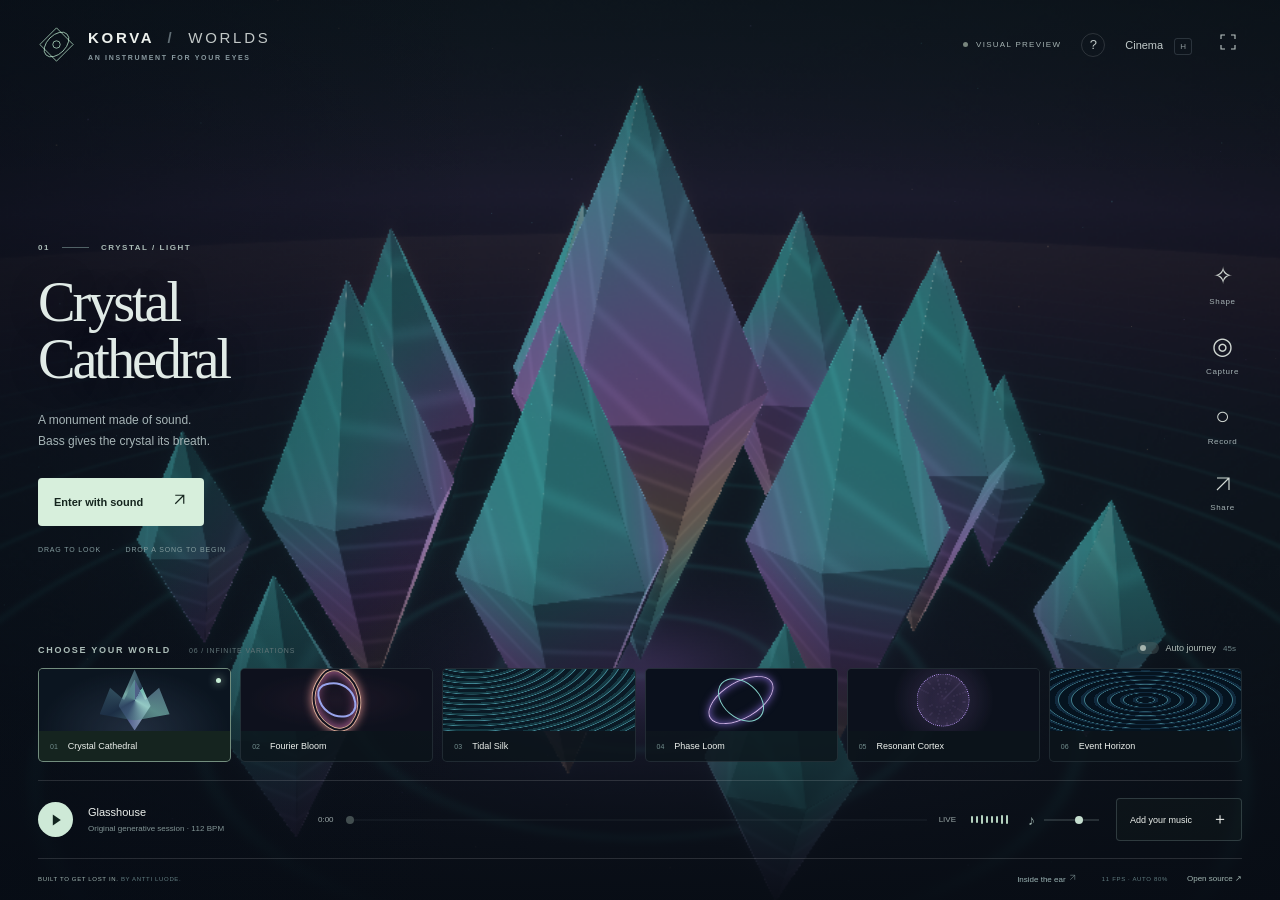
<file: index.html>
<!doctype html>
<html lang="en">
<head>
<meta charset="utf-8"><meta name="viewport" content="width=device-width,initial-scale=1,viewport-fit=cover">
<meta name="theme-color" content="#080c12">
<meta name="description" content="Six worlds that listen. Crystal cathedrals, Fourier flowers and real audio phase space, powered by Korva. Free, private, offline music visualizer.">
<meta property="og:title" content="KORVA / WORLDS — See what you hear">
<meta property="og:description" content="Drop a song. Enter a world. An open-source audiovisual instrument by Antti Luode.">
<title>KORVA / WORLDS — See what you hear</title>
<link rel="icon" href="data:image/svg+xml,%3Csvg xmlns='http://www.w3.org/2000/svg' viewBox='0 0 64 64'%3E%3Crect width='64' height='64' rx='16' fill='%230a111a'/%3E%3Cpath d='M32 8 54 32 32 56 10 32Z' stroke='%238de4cf' fill='none' stroke-width='2'/%3E%3Ccircle cx='32' cy='32' r='12' stroke='%23bd97fa' fill='none' stroke-width='2'/%3E%3C/svg%3E">
<link rel="stylesheet" href="styles.css">
</head>
<body>
<canvas id="stage" aria-label="Music-driven procedural world"></canvas>
<div class="scrim" aria-hidden="true"></div>
<div id="chrome">
<header>
 <a class="brand" href="./" aria-label="Korva Worlds home"><svg viewBox="0 0 40 40" aria-hidden="true"><path d="M20 2 38 20 20 38 2 20Z"/><ellipse cx="20" cy="20" rx="10" ry="16" transform="rotate(45 20 20)"/><circle cx="20" cy="20" r="4"/></svg><span>KORVA <i>/</i> <strong>WORLDS</strong><small>AN INSTRUMENT FOR YOUR EYES</small></span></a>
 <div class="top-actions"><span class="engine-badge"><i id="liveDot"></i><span id="sourceBadge">VISUAL PREVIEW</span></span><button id="help" class="icon" aria-label="About and keyboard shortcuts">?</button><button id="cinema" class="quiet">Cinema <kbd>H</kbd></button><button id="fullscreen" class="icon" aria-label="Toggle fullscreen"><svg viewBox="0 0 20 20" aria-hidden="true"><path d="M7 3H3v4m10-4h4v4M3 13v4h4m6 0h4v-4"/></svg></button></div>
</header>
<main class="scene-caption">
 <div class="overline"><span id="sceneIndex">01</span> <span class="rule"></span> <span id="sceneFamily">CRYSTAL / LIGHT</span></div>
 <h1 id="sceneTitle">Crystal<br>Cathedral</h1>
 <p id="sceneDesc">A monument made of sound.<br>Bass gives the crystal its breath.</p>
 <button id="start" class="start">Enter with sound <span><svg viewBox="0 0 20 20" aria-hidden="true"><path d="M5 15 15 5M5 5h10v10"/></svg></span></button>
 <div class="caption-foot">DRAG TO LOOK <span>·</span> DROP A SONG TO BEGIN</div>
</main>
<div class="right-rail"><button id="customize" class="rail-btn" aria-label="Open visual controls">✧<span>Shape</span></button><button id="snapshot" class="rail-btn" aria-label="Save picture">◎<span>Capture</span></button><button id="record" class="rail-btn" aria-label="Start video recording">○<span>Record</span></button><button id="share" class="rail-btn" aria-label="Copy link to visual settings"><svg viewBox="0 0 20 20" aria-hidden="true"><path d="M5 15 15 5M5 5h10v10"/></svg><span>Share</span></button></div>
<footer>
 <div class="collection-head"><div><span class="overline">CHOOSE YOUR WORLD</span><span class="collection-count">06 / INFINITE VARIATIONS</span></div><button id="journey" aria-pressed="false"><span class="toggle-dot"></span>Auto journey <small>45s</small></button></div>
 <nav id="scenes" aria-label="Visual worlds">
  <button data-scene="0" aria-pressed="true" class="scene-card"><span class="thumb crystal"></span><span class="card-label"><small>01</small>Crystal Cathedral</span></button>
  <button data-scene="1" aria-pressed="false" class="scene-card"><span class="thumb bloom"></span><span class="card-label"><small>02</small>Fourier Bloom</span></button>
  <button data-scene="2" aria-pressed="false" class="scene-card"><span class="thumb tides"></span><span class="card-label"><small>03</small>Tidal Silk</span></button>
  <button data-scene="3" aria-pressed="false" class="scene-card"><span class="thumb phase"></span><span class="card-label"><small>04</small>Phase Loom</span></button>
  <button data-scene="4" aria-pressed="false" class="scene-card"><span class="thumb cortex"></span><span class="card-label"><small>05</small>Resonant Cortex</span></button>
  <button data-scene="5" aria-pressed="false" class="scene-card"><span class="thumb horizon"></span><span class="card-label"><small>06</small>Event Horizon</span></button>
 </nav>
 <div class="transport">
  <button id="play" class="play" aria-label="Play audio">▶&#xfe0e;</button>
  <div class="track"><div id="trackTitle">Glasshouse</div><small id="trackDetail">Original generative session · 112 BPM</small></div>
  <div class="seek-wrap"><span id="elapsed">0:00</span><input id="timeline" type="range" min="0" max="1000" value="0" disabled aria-label="Seek in song"><span id="duration">LIVE</span></div>
  <div class="audio-bars" id="meters" aria-label="Eight audio frequency bands"></div>
  <label class="volume"><span aria-hidden="true">♪</span><input id="volume" type="range" min="0" max="1" step=".01" value=".65" aria-label="Volume"></label>
  <button id="source" class="source-btn">Add your music <span>＋</span></button>
 </div>
 <div class="footer-line"><span>BUILT TO GET LOST IN. <span class="muted">BY ANTTI LUODE.</span></span><div><button id="instrument">Inside the ear <span><svg viewBox="0 0 20 20" aria-hidden="true"><path d="M5 15 15 5M5 5h10v10"/></svg></span></button><span id="performance">ADAPTIVE WEBGL</span><a href="https://github.com/anttiluode/MusicVisualizer1" target="_blank" rel="noopener">Open source ↗</a></div></div>
</footer>
</div>
<button id="exitCinema" hidden>Show controls <kbd>H</kbd></button>
<div id="notice" role="status" aria-live="polite"></div>
<div id="dropzone" aria-hidden="true"><div>Let your music in.<small>Drop an audio file anywhere</small></div></div>
<dialog id="sources">
 <div class="dialog-head"><span class="overline">THE WORLD IS LISTENING</span><button data-close="sources" aria-label="Close audio sources">×</button></div>
 <h2>Bring your own universe.</h2><p>Everything stays in your browser. Your audio is never uploaded.</p>
 <button id="filePick" class="source-option"><span>↥</span><div><strong>Open an audio file</strong><small>MP3, WAV, OGG, FLAC · browser support varies</small></div><b>→</b></button>
 <button id="demo" class="source-option"><span>♫</span><div><strong>Glasshouse</strong><small>Our original, endlessly evolving electronic session</small></div><b>→</b></button>
 <button id="mic" class="source-option"><span>◉</span><div><strong>Listen to your microphone</strong><small>Live input, instruments or loopback · no speaker monitoring</small></div><b>→</b></button>
 <button id="tabAudio" class="source-option"><span>▣</span><div><strong>Listen to a browser tab</strong><small>Desktop Chrome / Edge · enable “Share tab audio”</small></div><b>→</b></button>
 <p class="fine">Live capture needs HTTPS or localhost. File playback and the demo also work offline.</p>
</dialog>
<input id="upload" type="file" accept="audio/*,.flac,.wav,.mp3,.ogg,.m4a" hidden>
<dialog id="settings" class="drawer">
 <div class="dialog-head"><span class="overline">MAKE IT YOURS</span><button data-close="settings" aria-label="Close visual controls">×</button></div>
 <h2>Shape the feeling.</h2><p>One song. A thousand different places.</p>
 <label class="control-label">Color story <span id="paletteName">Opal</span></label><div id="palettes" class="palettes" role="group" aria-label="Color palettes"></div>
 <label class="control-label" for="energy">Response <output id="energyValue">1.15</output></label><input id="energy" type="range" min=".25" max="2" step=".05" value="1.15"><p class="control-note">How strongly the sound shapes the world.</p>
 <label class="control-label" for="motion">Drift <output id="motionValue">0.45</output></label><input id="motion" type="range" min="0" max="1" step=".01" value=".45"><p class="control-note">Camera and world motion. Zero holds the drift still.</p>
 <label class="control-label" for="detail">Detail <output id="detailValue">0.75</output></label><input id="detail" type="range" min="0" max="1" step=".05" value=".75"><p class="control-note">Resolution adapts automatically to your device.</p>
 <label class="check"><input id="orbits" type="checkbox"> Show Korva’s three listening rings</label>
 <label class="check"><input id="calm" type="checkbox"> Gentle response</label>
 <div class="preset-section"><span class="overline">CURATED COMBINATIONS</span><button data-preset="0">Opal sanctuary <span>Crystal × Opal × slow drift</span></button><button data-preset="1">Afterglow <span>Bloom × Ember × gentle response</span></button><button data-preset="2">Deep current <span>Silk × Glacier × fluid motion</span></button><button data-preset="3">Neural night <span>Cortex × Orchid × listening rings</span></button></div>
 <button id="reset" class="quiet wide">Reset visual settings</button>
</dialog>
<dialog id="science">
 <div class="dialog-head"><span class="overline">INSIDE THE EAR</span><button data-close="science" aria-label="Close listening instrument">×</button></div>
 <h2>It has a little memory.</h2><p>The original Korva engine compares now with 52 different pasts. Three selected rings feed a tiny trained transformer.</p>
 <div class="stats"><div><small>LISTENING LAPS</small><b id="laps">13 / 14 / 15</b></div><div><small>PREDICTION ERROR</small><b id="error">—</b></div><div><small>ORGAN ATTENTION</small><b id="attention">—</b></div></div>
 <canvas id="ringMap" width="480" height="115" aria-label="Surprise across all 52 memory rings"></canvas><div class="map-key"><span>13 TICKS</span><span>LOWER BAR = BETTER MATCH</span><span>64 TICKS</span></div>
 <p class="fine">A tick is 125 ms. Prediction error compares the previous forecast with new onsets. These are synthetic-rhythm-trained predictions, not reliable beat tracking, song understanding, or calibrated confidence. Silence can also make rings agree.</p>
 <p class="fine">Crystal and flower geometry are original artistic renderers inspired by Moon, CrystalMoon and FourierFlower. Phase Loom plots actual delayed audio samples. Resonant Cortex is a visual homage, not the RCNet model.</p>
 <a class="text-link" href="classic/index.html">Open the original Dream Garden ↗</a>
</dialog>
<dialog id="about">
 <div class="dialog-head"><span class="overline">KORVA / WORLDS</span><button data-close="about" aria-label="Close about">×</button></div>
 <h2>See what you hear.</h2><p>A collection of listening worlds, grown from Antti Luode’s experiments in phase, memory, light and strange geometry.</p>
 <dl class="shortcuts"><dt>Space</dt><dd>Play / pause (stop live capture)</dd><dt>1–6 / ← →</dt><dd>Choose a world</dd><dt>H</dt><dd>Hide / show controls</dd><dt>F</dt><dd>Fullscreen</dd><dt>S</dt><dd>Save a picture</dd><dt>Drag</dt><dd>Look around the world</dd></dl>
 <p class="fine">Auto journey changes the scene every 45 seconds with a soft fade; it does not detect song sections. Shared links contain visual settings, never your audio. Record exports a WebM clip where supported, up to 60 seconds. Capture is for music you have permission to share.</p>
 <p class="fine">WebGL quality adapts to your device; a Canvas fallback is available. Gentle response reduces audio-driven motion. System reduced-motion preferences are respected on first visit.</p>
 <a class="text-link" href="https://github.com/anttiluode/MusicVisualizer1" target="_blank" rel="noopener">Explore the code & its ancestors ↗</a>
</dialog>
<script src="korva-engine.js"></script><script src="weights.js"></script><script src="core.js"></script><script src="audio.js"></script><script src="renderer.js"></script><script src="app.js"></script>
</body></html>
</file>
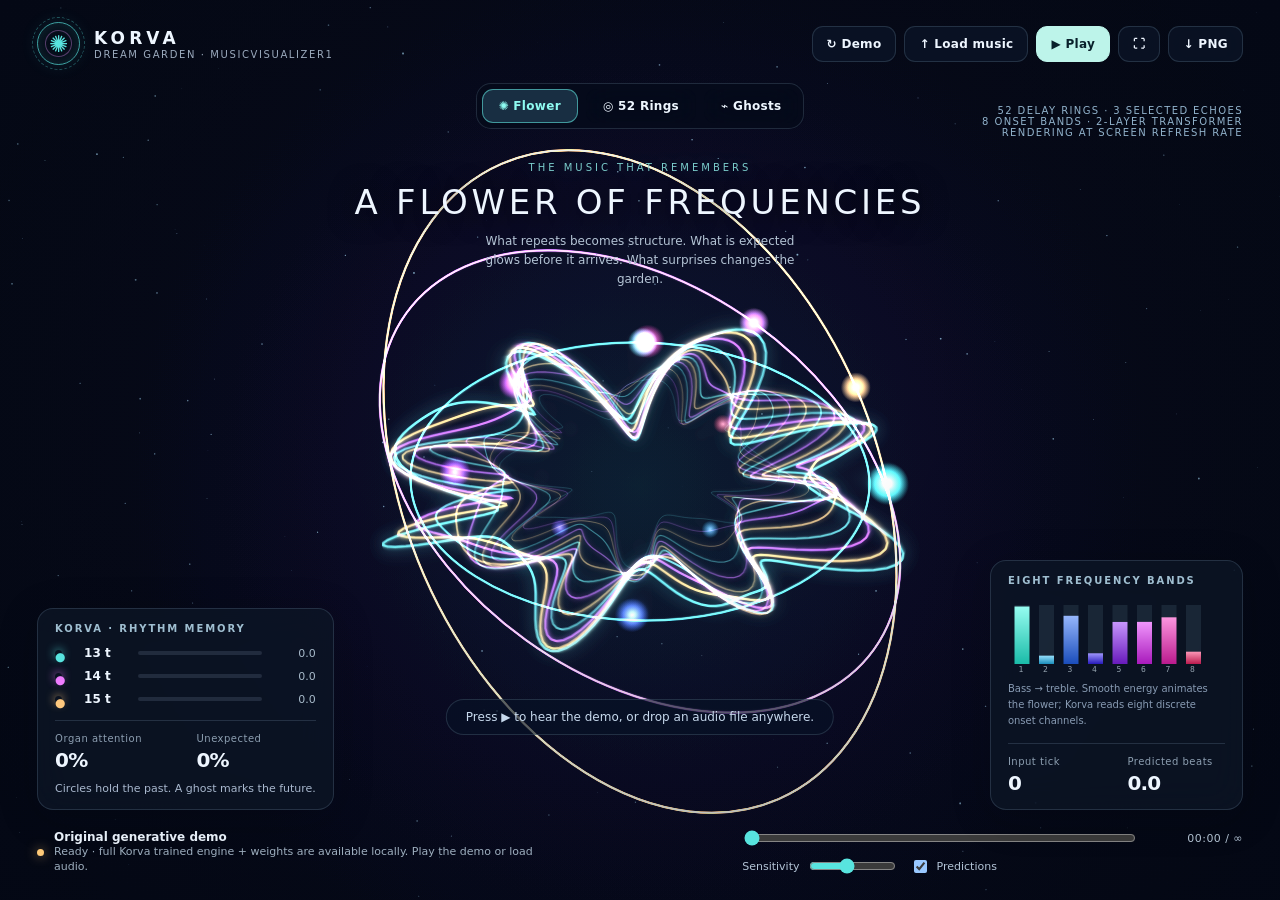
<file: classic/index.html>
<!doctype html>
<html lang="en">
<head>
<meta charset="utf-8">
<meta name="viewport" content="width=device-width,initial-scale=1">
<meta name="theme-color" content="#070b17">
<meta name="description" content="KORVA / DREAM GARDEN — a musical world animated by 52 rhythm rings and a tiny predictive transformer.">
<title>Korva · Dream Garden</title>
<style>
:root{color-scheme:dark;--bg:#070b17;--panel:rgba(13,22,39,.74);--line:rgba(167,210,237,.16);--text:#eef6ff;--muted:#9baabd;--teal:#58e4df;--pink:#ef7cff;--gold:#ffc97e;--blue:#71a5ff}
*{box-sizing:border-box}html,body{padding:0;margin:0;width:100%;height:100%;overflow:hidden;background:var(--bg);font-family:Inter,ui-sans-serif,system-ui,-apple-system,Segoe UI,sans-serif;color:var(--text)}button,input,select{font:inherit}button{color:inherit;cursor:pointer}button:focus-visible,input:focus-visible{outline:2px solid var(--teal);outline-offset:3px}
#stage{position:fixed;inset:0;width:100%;height:100%;display:block;touch-action:none}
.ambient{pointer-events:none;position:fixed;inset:0;background:radial-gradient(ellipse at 50% 44%,transparent 28%,rgba(2,6,19,.58) 100%);z-index:1}
.ui{pointer-events:none;position:fixed;inset:0;z-index:2;display:flex;flex-direction:column;justify-content:space-between;padding:22px clamp(16px,2.9vw,46px) 24px;gap:18px}.ui>*{pointer-events:auto}
header{display:flex;align-items:center;justify-content:space-between;gap:16px;flex-wrap:wrap}
.logo{display:flex;align-items:center;gap:14px}.symbol{position:relative;width:43px;height:43px;border:1px solid rgba(88,228,223,.7);border-radius:50%;display:grid;place-items:center;font-size:23px;color:var(--teal);box-shadow:inset 0 0 17px #58e4df26,0 0 18px #58e4df1d}.symbol:before,.symbol:after{content:"";position:absolute;inset:-6px;border-radius:50%;border:1px dashed #58e4df55;transform:rotate(19deg)}.symbol:after{inset:7px;border-style:solid;border-color:#ec92ff55}
.logo h1{font-size:17px;letter-spacing:.24em;margin:0;line-height:1.35;font-weight:680}.logo p{margin:0;color:var(--muted);font-size:10px;letter-spacing:.16em;text-transform:uppercase}
.toolbar,.modebar,.buttons,.bottom-controls{display:flex;gap:8px;align-items:center;flex-wrap:wrap}
.pill,.action,.mode{background:rgba(12,23,42,.67);backdrop-filter:blur(15px);border:1px solid var(--line);border-radius:11px;padding:10px 14px;font-size:12px;font-weight:600;letter-spacing:.025em;white-space:nowrap;transition:background .15s,border-color .15s}.pill:hover,.action:hover,.mode:hover{background:#17283b;border-color:#80c9d977}.action.primary{background:#bdf4ea;color:#09202b;border-color:#bdf4ea}.action.primary:hover{background:#fff}.mode[aria-pressed="true"]{background:#182e42;border-color:#5cdbd59c;color:#8efbf1}
.modebar{align-self:center;padding:5px;background:rgba(6,12,26,.66);border:1px solid var(--line);border-radius:15px;backdrop-filter:blur(18px)}.mode{background:transparent;border-color:transparent;padding:9px 16px}
#upload{position:absolute;width:1px;height:1px;opacity:0;pointer-events:none}.upload-label{display:inline-flex;align-items:center;gap:7px}
.focus{display:flex;flex-direction:column;align-items:center;justify-content:center;gap:6px;position:absolute;top:18%;left:50%;transform:translateX(-50%);text-align:center;pointer-events:none;width:min(600px,92vw)}.eyebrow{font-size:10px;letter-spacing:.3em;text-transform:uppercase;color:#7dcfce;text-shadow:0 0 16px #7dcfce55}.focus h2{font-size:clamp(19px,3vw,34px);font-weight:380;line-height:1.25;letter-spacing:.11em;margin:2px 0;text-transform:uppercase;text-shadow:0 2px 28px #02040b}.focus p{font-size:12px;line-height:1.6;max-width:44ch;color:#b4c4d5;margin:0}
.data-layout{display:flex;align-items:flex-end;justify-content:space-between;gap:14px;min-height:0;margin-top:auto}.data-panel{background:var(--panel);border:1px solid var(--line);border-radius:16px;padding:14px 17px;backdrop-filter:blur(18px);box-shadow:0 8px 40px #01051133;min-width:230px}
.data-panel h3{font-size:10px;letter-spacing:.19em;color:#9fbed0;text-transform:uppercase;font-weight:650;margin:0 0 12px}
.rings{display:grid;gap:9px}.ring-line{display:grid;grid-template-columns:20px 45px 1fr 45px;gap:9px;align-items:center;font-size:12px}.dot{width:7px;height:7px;border-radius:50%;box-shadow:0 0 10px currentColor}.ring-line:nth-child(1){color:var(--teal)}.ring-line:nth-child(2){color:var(--pink)}.ring-line:nth-child(3){color:var(--gold)}.ring-line .lap{font-variant-numeric:tabular-nums;font-weight:750;color:var(--text)}.ring-line .track{height:4px;background:#46506666;border-radius:10px;overflow:hidden}.ring-line .fill{display:block;height:100%;width:0;background:currentColor;border-radius:10px;transition:width .18s}.ring-line .z{color:#a7baca;text-align:right;font-variant-numeric:tabular-nums;font-size:11px}
.key{margin:10px 0 0;font-size:11px;color:#a9b8ce}.small{font-size:10px;color:#889bb3}.measurements{display:grid;grid-template-columns:repeat(2,1fr);gap:13px 22px;margin-top:14px;padding-top:12px;border-top:1px solid var(--line)}.measurements div span{display:block;color:#8d9fb1;font-size:10px;letter-spacing:.05em}.measurements div b{display:block;font-size:20px;margin-top:4px;letter-spacing:-.04em;font-variant-numeric:tabular-nums;font-weight:570}
#bands{width:208px;height:75px;display:block}.right-panel{max-width:253px}.right-panel .small{line-height:1.6;margin-top:8px}
.bottom{display:flex;align-items:center;justify-content:space-between;gap:12px;flex-wrap:wrap}.bottom-left{max-width:610px;display:flex;gap:10px;align-items:center;min-width:0}.live{width:7px;height:7px;flex:none;border-radius:50%;background:#ffca78;box-shadow:0 0 12px #ffca78aa}.live.on{background:#58e4df;box-shadow:0 0 12px #58e4dfaa}
#trackTitle{font-size:12px;font-weight:620;white-space:nowrap;overflow:hidden;text-overflow:ellipsis;max-width:240px}
#status{color:#9eafbf;font-size:11px;max-width:490px;line-height:1.4}
.subcontrols{display:flex;align-items:center;gap:12px;flex-wrap:wrap}.subcontrols label{font-size:11px;color:#b3c4d6;display:flex;gap:7px;align-items:center}input[type=range]{width:87px;accent-color:var(--teal)}
.playline{display:flex;align-items:center;gap:10px;min-width:min(500px,100%);max-width:570px;flex:1}#timeline{accent-color:var(--teal);flex:1;width:100%}#clock{font-size:11px;letter-spacing:.04em;color:#b5c5d6;font-variant-numeric:tabular-nums;min-width:95px;text-align:right}
.info{position:absolute;right:clamp(16px,2.9vw,46px);top:105px;font-size:10px;color:#91b2cb;text-transform:uppercase;letter-spacing:.14em;pointer-events:none;text-align:right}
#hint{position:absolute;bottom:165px;left:50%;transform:translateX(-50%);pointer-events:none;font-size:12px;color:#c7d9ed;background:#0812269c;border:1px solid #8daec333;border-radius:25px;padding:10px 19px;opacity:1;transition:opacity 1s;white-space:nowrap;text-align:center}
#drop{position:fixed;inset:12px;border:2px dashed #69e2d8;background:#051223cc;z-index:10;display:none;place-items:center;font-size:clamp(18px,4vw,36px);letter-spacing:.1em;text-align:center;pointer-events:none}body.dragging #drop{display:grid}
@media(max-width:950px){.data-layout{justify-content:flex-end}.right-panel{display:none}.info{display:none}.focus{top:20%}.bottom{gap:12px}.bottom-left{order:2;width:100%}.bottom-controls{width:100%}}
@media(max-width:600px){.ui{padding:14px;gap:8px}.logo h1{font-size:14px}.logo p{font-size:9px}.logo .symbol{height:35px;width:35px}.toolbar{gap:5px}.pill,.action{padding:8px 10px;font-size:11px}.modebar{align-self:stretch;justify-content:center}.mode{padding:8px 13px;font-size:11px}.focus{top:29%}.focus p{display:none}.data-panel{padding:10px 13px;min-width:202px}.data-panel h3{margin-bottom:6px}.data-layout{margin-bottom:4px}.bottom-left{display:none}.bottom-controls{gap:8px}.subcontrols label{font-size:10px}#hint{bottom:180px;white-space:normal;width:86%}.measurements{margin-top:9px;gap:6px 15px}.measurements div b{font-size:16px}}
@media(prefers-reduced-motion:reduce){*{transition:none!important}}
</style>
</head>
<body>
<canvas id="stage" aria-label="Music-driven animated Fourier flower with three predictive rhythm rings"></canvas>
<div class="ambient"></div><div id="drop">DROP YOUR MUSIC HERE</div>
<div class="ui">
<header>
  <div class="logo"><div class="symbol">✺</div><div><h1>KORVA</h1><p>Dream Garden · MusicVisualizer1</p></div></div>
  <div class="toolbar">
    <button id="demo" class="pill" title="Load the original generative demo">↻ Demo</button>
    <label class="pill upload-label" for="upload" title="Choose a local audio file">↑ Load music</label>
    <input id="upload" type="file" accept="audio/*">
    <button id="play" class="action primary" aria-label="Play or pause">▶ Play</button>
    <button id="fullscreen" class="action" title="Toggle fullscreen">⛶</button>
    <button id="snapshot" class="action" title="Save image as PNG">↓ PNG</button>
  </div>
</header>
<nav class="modebar" aria-label="Visual mode">
  <button class="mode" data-mode="flower" aria-pressed="true">✺ Flower</button>
  <button class="mode" data-mode="orrery" aria-pressed="false">◎ 52 Rings</button>
  <button class="mode" data-mode="ghost" aria-pressed="false">⌁ Ghosts</button>
</nav>
<div class="focus"><span class="eyebrow" id="eyebrow">The music that remembers</span><h2 id="modeTitle">A flower of frequencies</h2><p id="modeDesc">What repeats becomes structure. What is expected glows before it arrives. What surprises changes the garden.</p></div>
<div class="info">52 delay rings · 3 selected echoes<br>8 onset bands · 2-layer transformer<br>rendering at screen refresh rate</div>
<div id="hint">Press ▶ to hear the demo, or drop an audio file anywhere.</div>
<section class="data-layout">
  <div class="data-panel">
    <h3>Korva · Rhythm memory</h3>
    <div class="rings" id="rings">
      <div class="ring-line"><span class="dot">●</span><span class="lap" id="lap0">—</span><div class="track"><i class="fill" id="phase0"></i></div><span class="z" id="z0">—</span></div>
      <div class="ring-line"><span class="dot">●</span><span class="lap" id="lap1">—</span><div class="track"><i class="fill" id="phase1"></i></div><span class="z" id="z1">—</span></div>
      <div class="ring-line"><span class="dot">●</span><span class="lap" id="lap2">—</span><div class="track"><i class="fill" id="phase2"></i></div><span class="z" id="z2">—</span></div>
    </div>
    <div class="measurements">
      <div><span>Organ attention</span><b id="attention">—</b></div>
      <div><span>Unexpected</span><b id="surprise">—</b></div>
    </div>
    <p class="key">Circles hold the past. A ghost marks the future.</p>
  </div>
  <div class="data-panel right-panel">
    <h3>Eight frequency bands</h3><canvas id="bands" width="416" height="150"></canvas>
    <div class="small">Bass → treble. Smooth energy animates the flower; Korva reads eight discrete onset channels.</div>
    <div class="measurements"><div><span>Input tick</span><b id="tick">0</b></div><div><span>Predicted beats</span><b id="expected">0</b></div></div>
  </div>
</section>
<footer class="bottom">
  <div class="bottom-left"><i id="live" class="live"></i><div><div id="trackTitle">Original generative demo</div><div id="status" role="status" aria-live="polite">The pretrained Korva organ and transformer are loaded in your browser.</div></div></div>
  <div class="bottom-controls">
    <div class="playline"><input type="range" id="timeline" min="0" max="1000" value="0" aria-label="Seek through the song"><span id="clock">00:00 / ∞</span></div>
    <div class="subcontrols"><label>Sensitivity <input id="sensitivity" type="range" min="0.3" max="2.5" value="1.25" step="0.05"></label><label><input id="showGhosts" type="checkbox" checked> Predictions</label></div>
  </div>
</footer>
</div>
<script src="../korva-engine.js"></script>
<script src="../weights.js"></script>
<script src="app.js"></script>
</body>
</html>
</file>
<file: styles.css>
:root{color-scheme:dark;--text:#edf1ed;--muted:#89918e;--accent:#b9e6cb;--border:#ffffff21;--panel:#10151beF;font-family:Arial,Helvetica,sans-serif;font-size:14px}
*{box-sizing:border-box}body{margin:0;background:#070c13;color:var(--text);overflow:hidden}button,input,a{-webkit-tap-highlight-color:transparent}button,input{font:inherit}button{cursor:pointer;color:inherit}button,a,input{outline-offset:5px}button:focus-visible,a:focus-visible,input:focus-visible{outline:2px solid var(--accent)}button:disabled{opacity:.4;cursor:default}button{border:0;background:none}a{color:inherit;text-decoration:none}button:hover,a:hover{color:#fff}button:disabled:hover{color:inherit}[hidden]{display:none!important}#stage{position:fixed;inset:0;width:100%;height:100%;touch-action:none;cursor:grab}#stage:active{cursor:grabbing}.scrim{position:fixed;inset:0;pointer-events:none;background:linear-gradient(90deg,#060c1666,transparent 38%),linear-gradient(0deg,#080d15f5,transparent 39%,transparent 80%,#080d1566)}#chrome{position:fixed;inset:0;pointer-events:none;display:flex;flex-direction:column;padding:26px 38px 15px}#chrome button,#chrome a,#chrome input{pointer-events:auto}header{display:flex;justify-content:space-between;align-items:center;gap:16px}.brand{display:flex;align-items:center;gap:13px}.brand svg{width:37px;fill:none;stroke:var(--accent);stroke-width:.8}.brand>span{font-size:15px;letter-spacing:.18em;font-weight:600}.brand i{font-style:normal;color:#616e75;margin:0 7px}.brand strong{font-weight:400;color:#c2c8c7}.brand small{display:block;font-size:7px;letter-spacing:.24em;margin-top:8px;color:#89999f}.top-actions{display:flex;align-items:center;gap:20px}.engine-badge{font-size:8px;letter-spacing:.16em;color:#a5b3b2;display:flex;align-items:center;gap:8px}.engine-badge i{width:5px;height:5px;border-radius:50%;background:#78857d}.engine-badge i.on{background:#c2edb3;box-shadow:0 0 10px #b9e6cb88}.icon{width:30px;height:30px;font-size:19px;color:#bec8c6}.icon#help{font-size:13px;border:1px solid var(--border);border-radius:50%;width:24px;height:24px}.quiet{font-size:11px;color:#c2cbca;padding:8px 0}kbd{font-family:inherit;color:#8b9699;border:1px solid #b8cbd52c;font-size:8px;padding:3px 5px;border-radius:3px;margin-left:8px}.scene-caption{position:absolute;top:27%;left:38px;pointer-events:none;max-width:300px}.overline{font-size:9px;font-weight:600;letter-spacing:.19em;color:#abbcb7}.scene-caption .overline{display:flex;align-items:center;gap:12px;font-size:8px}.rule{width:27px;height:1px;background:#8caaa588}h1{font-family:Georgia,'Times New Roman',serif;font-size:clamp(36px,4.4vw,68px);line-height:1.01;letter-spacing:-.055em;font-weight:400;margin:22px 0;color:#e1ebe7;text-shadow:0 2px 30px #07101866}#sceneDesc{color:#a6b4b6;font-size:12px;line-height:1.8;margin:0;max-width:27ch}.start{margin-top:25px;border:1px solid #d2e8da66;border-radius:4px;padding:12px 15px;background:#d7efdc;color:#15251e;font-size:11px;font-weight:600;display:flex;align-items:center;gap:28px}.start:hover{color:#15251e;background:#fff}.start span{font-size:17px}.caption-foot{font-size:7px;letter-spacing:.12em;color:#849c9e;margin-top:20px}.caption-foot span{margin:0 8px}.right-rail{position:absolute;right:35px;top:29%;display:flex;flex-direction:column;gap:24px}.rail-btn{display:flex;flex-direction:column;align-items:center;gap:7px;font-size:24px;color:#d0d7d2}.rail-btn span{font-size:8px;letter-spacing:.08em;color:#a4b1b3}.rail-btn.active{color:#ff967b}.rail-btn.active span{color:#ff967b}footer{margin-top:auto;width:100%}.collection-head{display:flex;align-items:center;justify-content:space-between;margin-bottom:12px}.collection-count{margin-left:18px;color:#617477;font-size:7px;letter-spacing:.12em}#journey{display:flex;align-items:center;gap:7px;font-size:9px;color:#b2beb9}#journey small{font-size:8px;color:#6f8588}.toggle-dot{width:22px;height:12px;background:#52626166;border-radius:10px;position:relative}.toggle-dot:after{content:'';position:absolute;top:3px;left:3px;width:6px;height:6px;border-radius:50%;background:#a5b3ad}#journey[aria-pressed=true] .toggle-dot{background:#9ab99b}#journey[aria-pressed=true] .toggle-dot:after{left:13px;background:#11251b}#scenes{display:grid;grid-template-columns:repeat(6,1fr);gap:9px}.scene-card{border:1px solid #c4e4eb1c;border-radius:5px;overflow:hidden;text-align:left;padding:0;background:#0c141bcc;position:relative;transition:border-color .2s,transform .2s}.scene-card:hover{transform:translateY(-3px);border-color:#a4bcbc66}.scene-card[aria-pressed=true]{border-color:#b2d4bf99;background:#15241f}.scene-card[aria-pressed=true]:after{content:'';position:absolute;top:9px;right:9px;width:5px;height:5px;background:#c8efd6;border-radius:50%;box-shadow:0 0 8px #c8efd6}.thumb{display:block;height:62px;position:relative;overflow:hidden;background:#0a101c}.thumb:before,.thumb:after{content:'';position:absolute;left:50%;top:50%;transform:translate(-50%,-50%)}.crystal{background:radial-gradient(ellipse at 50% 100%,#41516b66,transparent 70%),#0b1520}.crystal:before{width:32px;height:61px;background:conic-gradient(from 30deg,#6cb7ac,#bdd8db,#404b80,#76aaa4,#253b53);clip-path:polygon(50% 0,100% 60%,50% 100%,0 60%)}.crystal:after{width:70px;height:41px;background:conic-gradient(#5a6199,#7dc1b7,#1e334e,#69a3a9);clip-path:polygon(15% 20%,35% 50%,50% 0,65% 50%,85% 20%,100% 85%,50% 100%,0 85%);opacity:.65}.bloom{background:radial-gradient(ellipse,#582d4733,transparent 65%),#0e111d}.bloom:before{width:48px;height:48px;border:4px double #daab98;border-radius:30% 70% 35% 65%;transform:translate(-50%,-50%) rotate(35deg);box-shadow:0 0 10px #d48b89,inset 0 0 12px #bc669c}.bloom:after{width:33px;height:33px;border:2px solid #98a4ec;border-radius:65% 35% 70% 30%;transform:translate(-50%,-50%) rotate(80deg)}.tides{background:repeating-radial-gradient(ellipse at 15% -40%,#153e48 0 3px,#4d9eac 4px,#091a26 5px 10px);opacity:.85}.phase:before{width:70px;height:35px;border:1px solid #d1b3ec;border-radius:50%;transform:translate(-50%,-50%) rotate(-30deg);box-shadow:0 0 9px #725bb9,inset 0 0 8px #725bb9}.phase:after{width:50px;height:34px;border:1px solid #84d0c9;border-radius:50%;transform:translate(-50%,-50%) rotate(40deg)}.cortex{background:radial-gradient(circle at 50% 50%,#8461a74d,transparent 50%),#0c111c}.cortex:before{width:51px;height:51px;border-radius:50%;border:1px dotted #c29dff;background:repeating-conic-gradient(from 20deg,#ab8eca44 0 1deg,transparent 1deg 25deg);box-shadow:inset 0 0 17px #8468a95a}.horizon{background:repeating-radial-gradient(ellipse at 50% 50%,#05131f 0 8px,#3e7987 9px,#102a3e 10px 13px)}.card-label{display:flex;align-items:center;gap:10px;padding:10px 11px;font-size:9px;white-space:nowrap}.card-label small{font-size:7px;color:#728d8d}.transport{display:flex;align-items:center;gap:15px;border-top:1px solid var(--border);border-bottom:1px solid var(--border);padding:17px 0;margin-top:18px;pointer-events:auto}.play{width:35px;height:35px;flex-shrink:0;background:#cee9d7;color:#12251f;border-radius:50%;font-size:11px}.play:hover{background:#fff;color:#12251f}.track{width:215px;min-width:0}#trackTitle{white-space:nowrap;overflow:hidden;text-overflow:ellipsis;font-size:11px;max-width:100%}.track small{display:block;font-size:8px;color:#829595;margin-top:6px}.seek-wrap{display:flex;align-items:center;gap:10px;flex:1}.seek-wrap span{font-size:8px;color:#99a6a6;font-variant-numeric:tabular-nums}.seek-wrap input{width:100%}input[type=range]{appearance:none;background:#9aaead33;height:2px;accent-color:#b3d7c4;cursor:pointer;min-width:0}input[type=range]::-webkit-slider-thumb{appearance:none;background:#c5decf;width:8px;height:8px;border-radius:50%}input[type=range]:disabled{opacity:.3}.audio-bars{display:flex;align-items:center;gap:3px;height:23px;width:42px}.audio-bars i{display:block;width:2px;height:3px;background:#b4d2bf;border-radius:2px}.volume{display:flex;align-items:center;gap:7px;color:#9ab0ab}.volume input{width:55px}.source-btn{border:1px solid #8fa8a844;border-radius:4px;font-size:9px;padding:10px 13px;display:flex;align-items:center;gap:20px;background:#1a292633}.source-btn span{font-size:16px}.footer-line{display:flex;align-items:center;justify-content:space-between;margin-top:13px;font-size:6px;letter-spacing:.11em;color:#a1b6b1}.footer-line>div{display:flex;align-items:center;gap:19px}.muted,#performance{color:#627d81}.footer-line button{font-size:8px;color:#9bb4b4}.footer-line a{font-size:8px;letter-spacing:0}.cinematic #chrome,.cinematic .scrim{display:none}#exitCinema{position:fixed;bottom:18px;right:20px;border:1px solid #ccdcd533;background:#09111ac9;padding:10px 14px;font-size:10px;color:#a3b7ae;border-radius:4px;z-index:5}#notice{position:fixed;top:84px;left:50%;transform:translateX(-50%);max-width:min(90vw,600px);text-align:center;border:1px solid #a9cdbe44;border-radius:5px;background:#101b23f5;padding:11px 18px;font-size:11px;color:#c6d9d3;z-index:30;opacity:0;pointer-events:none;transition:opacity .2s}#notice.show{opacity:1}#dropzone{position:fixed;inset:15px;z-index:40;border:1px dashed #b4dfc5;border-radius:12px;background:#0b191aeb;display:none;place-items:center;pointer-events:none}body.dragging #dropzone{display:grid}#dropzone div{font:44px Georgia;text-align:center}#dropzone small{display:block;font:13px Arial;margin-top:22px;color:#aec8be}dialog{background:#10171fee;color:var(--text);border:1px solid #9bb4ae3b;border-radius:10px;width:min(490px,calc(100% - 30px));padding:26px;max-height:90dvh;overflow:auto;box-shadow:0 30px 100px #0007;backdrop-filter:blur(25px)}dialog::backdrop{background:#02070b87;backdrop-filter:blur(8px)}.dialog-head{display:flex;align-items:center;justify-content:space-between}.dialog-head button{font-size:25px;font-weight:200;color:#a8bebc}h2{font:32px Georgia;letter-spacing:-.045em;font-weight:400;margin:25px 0 13px}dialog p{font-size:12px;line-height:1.8;color:#94a8ad}dialog p.fine{font-size:10px;line-height:1.8;margin-top:22px}.source-option{display:flex;align-items:center;width:100%;padding:17px 6px;border-bottom:1px solid var(--border);text-align:left;gap:15px}.source-option>span{font-size:24px;color:#bed7cb;width:25px}.source-option div{flex:1}.source-option strong{display:block;font-size:12px;font-weight:400}.source-option small{display:block;font-size:9px;color:#8b9eaa;margin-top:7px}.source-option b{font-weight:400;color:#819ea0}.source-option:hover{background:#cadfc509}.drawer{margin-right:20px;width:350px}.control-label{display:flex;justify-content:space-between;font-size:11px;color:#c4d2cf;margin-top:25px;margin-bottom:15px}.control-label span,.control-label output{color:#7f9999;font-size:10px}.drawer input[type=range]{width:100%;display:block}.control-note{font-size:9px!important;margin-top:12px}.palettes{display:flex;gap:9px}.palettes button{width:100%;height:35px;border-radius:4px;border:2px solid transparent;background:var(--swatch);position:relative}.palettes button[aria-pressed=true]{border-color:#e5f3e5}.palettes button[aria-pressed=true]:after{content:'✓';color:white;text-shadow:0 1px 5px black}.check{display:flex;align-items:center;gap:8px;font-size:10px;margin-top:20px;color:#afc2c0}.check input{accent-color:#a9d4ba}.preset-section{margin-top:30px}.preset-section button{display:block;width:100%;text-align:left;border-bottom:1px solid var(--border);font-size:11px;padding:14px 0}.preset-section button span{display:block;font-size:9px;color:#819b9f;margin-top:6px}.wide{width:100%;margin-top:15px}.stats{display:grid;grid-template-columns:1.3fr 1fr 1fr;gap:12px;margin:28px 0}.stats small{font-size:7px;letter-spacing:.08em;color:#8ea4a5;display:block}.stats b{font-size:20px;display:block;margin-top:10px;font-weight:400;color:#c7e1d2}#ringMap{width:100%;height:100px}.map-key{display:flex;justify-content:space-between;color:#729091;font-size:6px;letter-spacing:.05em}.text-link{display:inline-block;font-size:11px;margin-top:10px;color:#bbd9c9}.shortcuts{display:grid;grid-template-columns:100px 1fr;gap:15px;font-size:11px;margin:30px 0}.shortcuts dt{color:#c8e0d4}.shortcuts dd{margin:0;color:#8fa9ae}
@media(min-width:1600px){#chrome{padding:32px 55px 20px}.scene-caption{left:55px}.thumb{height:85px}.card-label{padding:13px;font-size:11px}.transport{padding:21px 0}}
@media(max-height:760px) and (min-width:701px){.scene-caption{top:23%}h1{font-size:45px;margin:15px 0}.thumb{height:43px}.transport{padding:12px 0;margin-top:12px}.caption-foot{margin-top:12px}.start{margin-top:15px}.collection-head{margin-bottom:9px}}
@media(max-width:1000px){#chrome{padding:22px 24px 14px}.scene-caption{left:24px;max-width:230px}h1{font-size:44px}.scene-caption p{font-size:11px}.right-rail{right:22px}.card-label{font-size:8px;gap:6px;padding:9px 7px}.track{width:155px}.volume{display:none}.top-actions{gap:12px}.collection-count{display:none}}
@media(max-width:700px){#chrome{padding:18px 17px 12px}.brand svg{width:28px}.brand{gap:9px}.brand>span{font-size:12px}.brand small{font-size:5px;margin-top:6px}.brand i{margin:0 3px}.top-actions{gap:9px}.engine-badge{display:none}#cinema{font-size:9px}#cinema kbd{display:none}.scene-caption{top:17%;left:20px;max-width:190px}h1{font-size:36px;margin:14px 0}.scene-caption .overline{font-size:6px}.scene-caption p{font-size:10px;max-width:22ch}.caption-foot{display:none}.start{padding:10px 12px;font-size:10px;margin-top:17px;gap:18px}.right-rail{top:22%;right:15px;gap:19px}.rail-btn{font-size:22px}.rail-btn span{font-size:7px}.collection-head .overline{font-size:7px}.collection-head{margin-bottom:10px}#journey{font-size:8px}#journey small{display:none}#scenes{display:flex;overflow:auto;scrollbar-width:none;gap:8px;pointer-events:auto;padding-bottom:2px}.scene-card{flex:0 0 112px}.thumb{height:46px}.card-label{font-size:8px;padding:9px 7px}.transport{display:grid;grid-template-columns:32px 1fr auto;gap:10px;padding:12px 0 10px;margin-top:12px}.play{width:31px;height:31px}.track{width:auto}.track small{font-size:7px}.seek-wrap{grid-column:1/-1;grid-row:2;height:14px}.audio-bars{display:none}.source-btn{padding:8px 10px;font-size:8px;gap:9px}.source-btn span{font-size:13px}.footer-line>span,.footer-line #performance{display:none}.footer-line{justify-content:center;margin-top:10px}.footer-line>div{width:100%;justify-content:space-between}.drawer{margin:auto;width:calc(100% - 26px)}dialog{padding:21px}h2{font-size:28px}.stats{gap:9px}.stats b{font-size:18px}#notice{top:70px;font-size:10px}.scene-caption.listening #sceneDesc{display:none}.scene-caption.listening h1{font-size:31px}}
@media(max-height:540px){.scene-caption{top:22%;}h1{font-size:30px!important;margin:10px 0}.scene-caption p,.caption-foot{display:none}.thumb{height:25px}.right-rail{flex-direction:row;top:25%;}.rail-btn span{display:none}.collection-head{margin-bottom:5px}.transport{padding:9px 0;margin-top:8px}.start{padding:9px;margin-top:10px}}
@media(prefers-reduced-motion:reduce){*{scroll-behavior:auto!important;transition:none!important}}

.play svg{width:16px;height:16px;fill:currentColor;display:block;margin:auto}.rail-btn>svg{width:24px;height:24px;fill:none;stroke:currentColor;stroke-width:1}.start svg{width:17px;height:17px;fill:none;stroke:currentColor;stroke-width:1.4}.icon svg{width:20px;height:20px;fill:none;stroke:currentColor;stroke-width:1.1}.footer-line svg{width:9px;height:9px;fill:none;stroke:currentColor;stroke-width:1}
</file>
